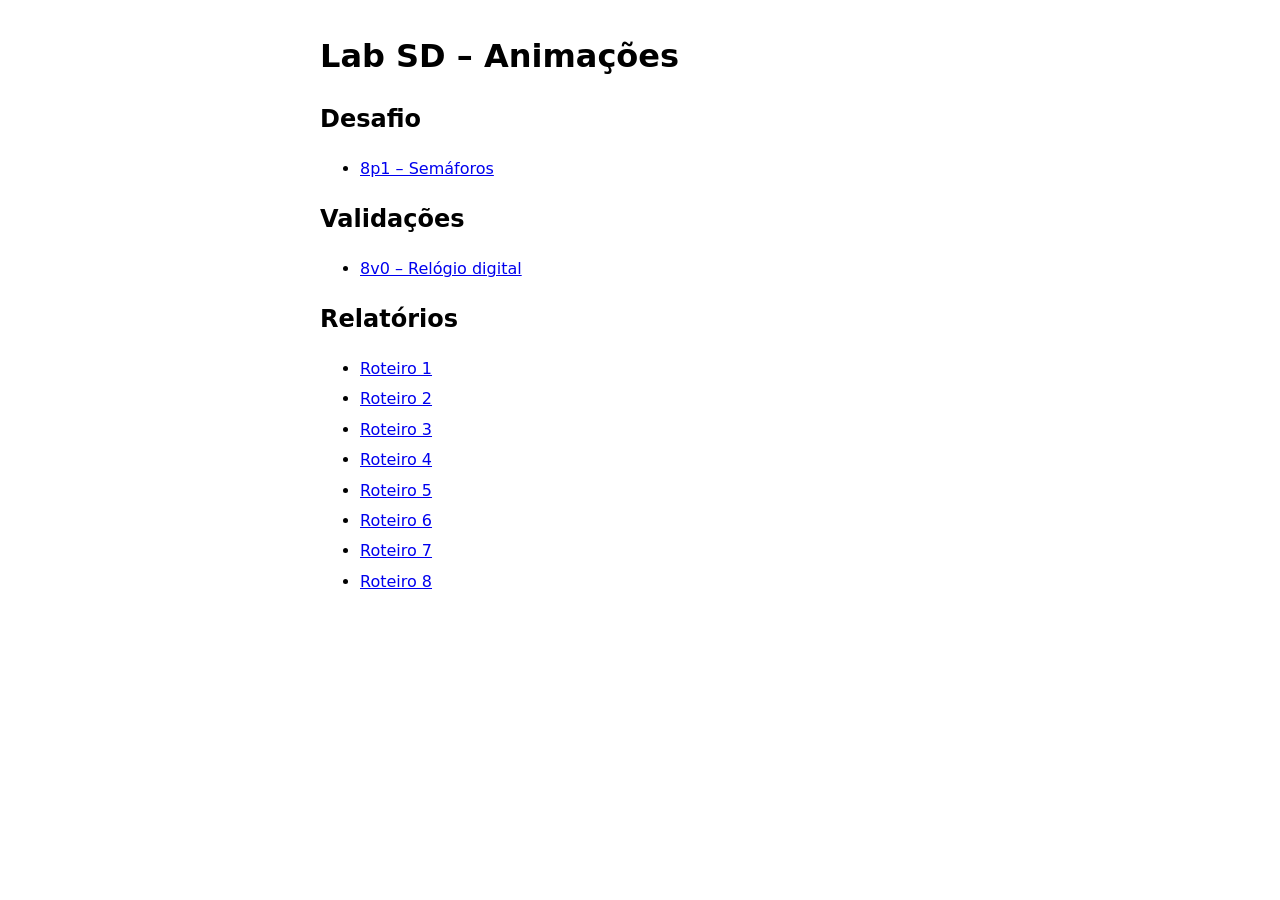
<file: index.html>
<!doctype html>
<html lang="pt-BR">
<head>
<meta charset="utf-8">
<meta name="viewport" content="width=device-width,initial-scale=1">
<title>Lab SD – Animações</title>
<style>
  body{font:16px system-ui,sans-serif;max-width:640px;margin:2rem auto;padding:0 1rem;line-height:1.5}
  li{margin:.4rem 0}
</style>
</head>
<body>
<main id="app"><noscript>Ative o JavaScript para ver o conteúdo.</noscript></main>
<script src="assets/js/site.js"></script>
</body>
</html>
</file>
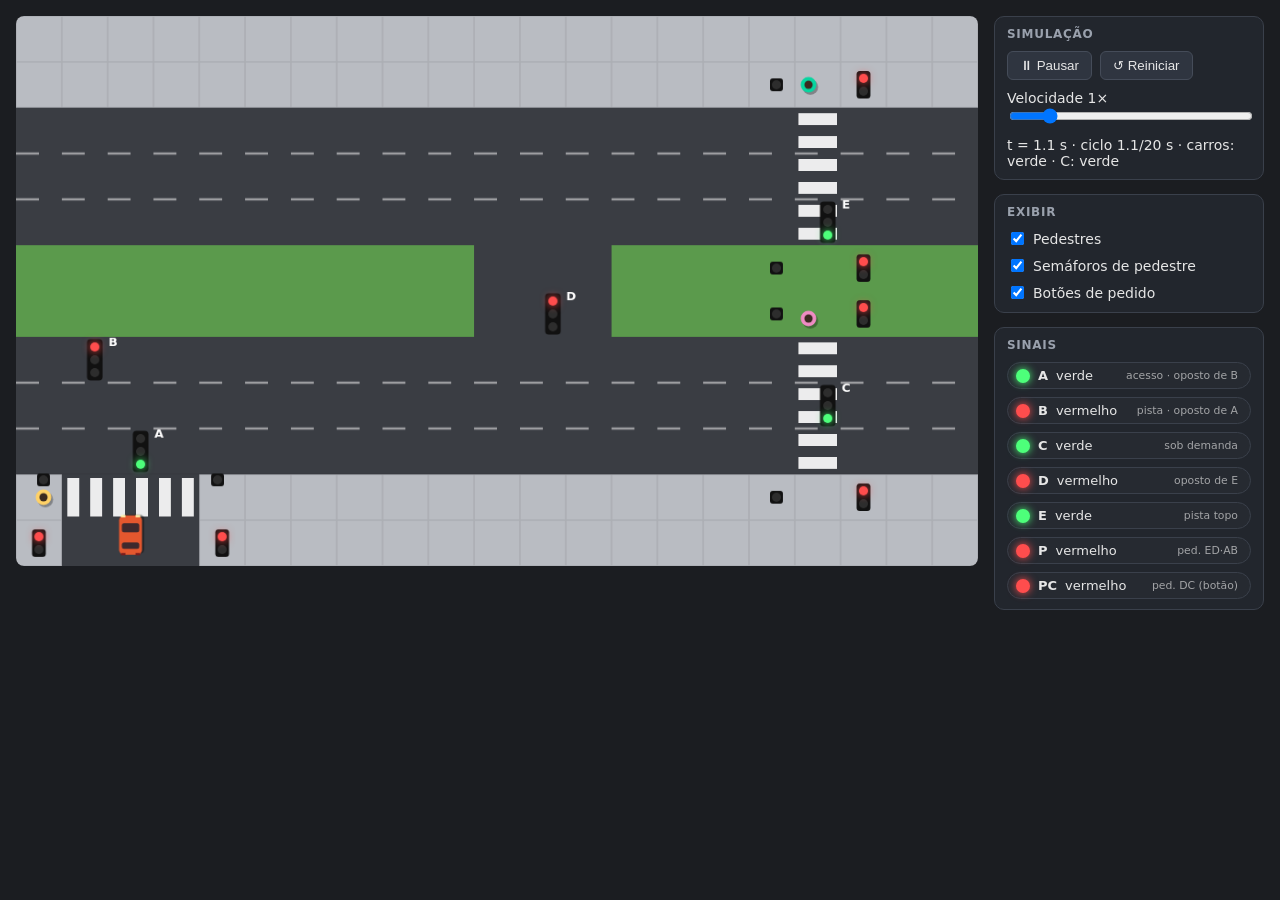
<file: desafio/8p1/index.html>
<!doctype html>
<html lang="pt-BR">
<head>
<meta charset="utf-8">
<meta name="viewport" content="width=device-width,initial-scale=1">
<title>Semáforos – mini animação</title>
<style>
  body{margin:0;padding:16px;background:#1b1d21;color:#e6e6e6;font-family:system-ui,Segoe UI,sans-serif}
  .layout{display:flex;gap:16px;align-items:flex-start;max-width:1500px}
  .sim{flex:0 1 1050px;min-width:0;display:flex;flex-direction:column;gap:10px;align-items:flex-start}
  canvas{width:100%;max-width:1050px;aspect-ratio:21/12;border-radius:8px;background:#000}
  .opts{display:flex;flex-direction:column;gap:8px;font-size:14px}
  .opts label{display:flex;align-items:center;gap:6px;cursor:pointer}
  .lateral{width:270px;flex:none;display:flex;flex-direction:column;gap:14px}
  .painel{background:#22262d;border:1px solid #3a404b;border-radius:10px;padding:10px 12px;display:flex;flex-direction:column;gap:10px}
  .painel h3{margin:0;font-size:12px;letter-spacing:.06em;text-transform:uppercase;color:#9aa1ad;font-weight:600}
  @media (max-width:1000px){ .layout{flex-direction:column} .lateral{width:100%} .flags{flex-direction:row !important;flex-wrap:wrap} }
  .bar{display:flex;flex-direction:column;gap:10px;font-size:14px}
  .bar .linha{display:flex;gap:8px;align-items:center;flex-wrap:wrap}
  .bar input[type=range]{width:100%}
  button{background:#2f3540;color:#e6e6e6;border:1px solid #454c59;border-radius:6px;padding:6px 12px;cursor:pointer}
  button:hover{background:#3a4150}
  #hud{font-variant-numeric:tabular-nums}
  .flags{display:flex;flex-direction:column;gap:8px}
  .flag{display:flex;align-items:center;gap:8px;background:#262a31;border:1px solid #3a404b;border-radius:999px;
        padding:5px 12px 5px 8px;font-size:13px}
  .flag i{width:14px;height:14px;border-radius:50%;background:#555;box-shadow:0 0 0 2px #111 inset}
  .flag b{font-weight:700}
  .flag small{opacity:.65;margin-left:auto}
  .flag.red i{background:#ff4d4d;box-shadow:0 0 8px #ff4d4d}
  .flag.yellow i{background:#ffd24d;box-shadow:0 0 8px #ffd24d}
  .flag.green i{background:#4dff7a;box-shadow:0 0 8px #4dff7a}
  .flag.off i{background:#555;box-shadow:none}
</style>
</head>
<body>
<div class="layout">
  <div class="sim">
    <canvas id="c"></canvas>
  </div>
  <aside class="lateral">
    <section class="painel">
      <h3>Simulação</h3>
      <div class="bar">
        <div class="linha">
          <button id="pp">⏸ Pausar</button>
          <button id="rs">↺ Reiniciar</button>
        </div>
        <label>Velocidade <span id="spv">1×</span>
          <input id="sp" type="range" min="0.5" max="4" step="0.5" value="1"></label>
        <span id="hud"></span>
      </div>
    </section>
    <section class="painel">
      <h3>Exibir</h3>
      <div class="opts">
        <label><input type="checkbox" id="vPed" checked> Pedestres</label>
        <label><input type="checkbox" id="vLuzPed" checked> Semáforos de pedestre</label>
        <label><input type="checkbox" id="vBotao" checked> Botões de pedido</label>
      </div>
    </section>
    <section class="painel">
      <h3>Sinais</h3>
      <div id="flags" class="flags"></div>
    </section>
  </aside>
</div>

<script>
/* =====================================================================
   MAPA — espelho do YAML (coordenadas em células; pos_dim = [x, y, larg, alt])
   rotas: pos/to/via em células (centro = +0.5). parar = onde o carro respeita luz.
   ===================================================================== */
const MAPA = {
  largura: 21, altura: 12,
  trechos: [
    {tipo: 'calcada',     pos_dim: [ 0,  0, 21, 2]},
    {tipo: 'pista_oeste', pos_dim: [ 0,  2, 21, 3]},   // topo  → x=0
    {tipo: 'canteiro',    pos_dim: [ 0,  5, 21, 2]},
    {tipo: 'pista_leste', pos_dim: [ 0,  7, 21, 3]},   // baixo → x=20
    {tipo: 'pista_ret',   pos_dim: [10,  5,  3, 2]},
    {tipo: 'calcada',     pos_dim: [ 0, 10, 21, 2]},
    {tipo: 'pista_aces',  pos_dim: [ 1, 10,  3, 2]},
  ],
  objetos: [
    {tipo: 'semaforo_A', pos_dim: [ 2,  9, 1, 1]},
    {tipo: 'semaforo_B', pos_dim: [ 1,  7, 1, 1]},
    {tipo: 'semaforo_C', pos_dim: [17,  8, 1, 1]},
    {tipo: 'semaforo_D', pos_dim: [11,  6, 1, 1]},
    {tipo: 'semaforo_E', pos_dim: [17,  4, 1, 1]},
    {tipo: 'faixa_AB',   pos_dim: [ 1, 10, 3, 1]},
    {tipo: 'faixa_ED',   pos_dim: [17,  2, 1, 3]},
    {tipo: 'faixa_DC',   pos_dim: [17,  7, 1, 3]},
  ],
  rotas: [
    {tipo: 'carro_1', pos: [21, 3], to: [0, 3], cada: [2.5, 5],
       parar: {pt: [18.1, 3.5], luz: 'E', faixa: 'faixa_ED'}},
    {tipo: 'carro_2', pos: [0, 8], to: [21, 8], cada: [2.5, 5],
       parar: [{pt: [0.95, 8.5], luz: 'B'},                      // B: pista, oposto de A
               {pt: [16.9, 8.5], luz: 'C', faixa: 'faixa_DC'}]},
    {tipo: 'carro_3', pos: [0, 8], to: [0, 3], via: [[11, 8], [11, 3]], cada: [7, 11],
       parar: [{pt: [0.95, 8.5], luz: 'B'},
               {pt: [11.5, 5.7], luz: 'D', ceder: {rota: ['carro_1'], x: [9, 17.9]}}]},
    {tipo: 'carro_4', pos: [2, 12], to: [21, 8], via: [[2, 8]], cada: [9, 15],   // sai do acesso, entra na pista leste
       parar: [{pt: [2.5, 11.2], luz: 'A', faixa: 'faixa_AB', ceder: {rota: ['carro_2', 'carro_3'], x: [0.9, 4.5]}},
               {pt: [16.9, 8.5], luz: 'C', faixa: 'faixa_DC'}]},   // depois de entrar na pista leste também obedece C
    {tipo: 'pedestre_1', pos: [0, 10], to: [4, 10], y: 10.5, faixa: 'faixa_AB'},
    {tipo: 'pedestre_2', pos: [17, 1], to: [17, 5.6], dx: 0.3, faixa: 'faixa_ED'},
    {tipo: 'pedestre_3', pos: [17, 6.6], to: [17, 10], dx: 0.3, faixa: 'faixa_DC', pausa: [8, 16]},   // pausa longa: C só fecha de vez em quando
  ],
};

/* ---------- constantes ---------- */
const S = 50, W = MAPA.largura, H = MAPA.altura;
const CICLO = 20, VMAX = 3.2, ACC = 4, DEC = 7, LEN = 0.86, PV = 1.2;

const canvas = document.getElementById('c'), ctx = canvas.getContext('2d');
let dpr = 1;
function fit(){ dpr = window.devicePixelRatio || 1; canvas.width = W*S*dpr; canvas.height = H*S*dpr; }
fit();

const rects = {};
MAPA.objetos.forEach(o => { const [x,y,w,h] = o.pos_dim; rects[o.tipo] = {x,y,w,h}; });
const inRect = (r, px, py, m = 0) => px >= r.x-m && px <= r.x+r.w+m && py >= r.y-m && py <= r.y+r.h+m;
const rand = ([a,b]) => a + Math.random()*(b-a);

/* ---------- controlador: ciclo de 20 s ----------
   0–8 carros verde | 8–10 amarelo | 10–16 pedestre verde | 16–18 pedestre piscando | 18–20 tudo vermelho */
function luzes(t){
  const c = t % CICLO;
  return {
    carro:   c < 8 ? 'green' : c < 10 ? 'yellow' : 'red',
    ped:     c >= 10 && c < 16 ? 'green' : c >= 16 && c < 18 ? 'flash' : 'red',
    retorno: c >= 10 && c < 18 ? 'green' : 'red',   // D = oposto de E (abre quando E fecha); independe de C
    oposto:  c < 11 ? 'red' : 'green',              // B = oposto de A (verde só quando A está vermelho; 1 s de folga)
  };
}
const LUZ_DE = {A:'carro', B:'oposto', C:'carroC', D:'retorno', E:'carro'};
const PED_DE = {faixa_AB:'ped', faixa_ED:'ped', faixa_DC:'pedC'};

/* ---------- C: assíncrono, só fecha se o pedestre pedir (botão) ----------
   verde (espera pedido, mín. MIN_VERDE s) → amarelo 2 s → vermelho 1 s (limpa) → ped. verde 6 s
   → ped. piscando 2 s → vermelho 1 s → volta a verde. Independe do ciclo de 20 s e de D. */
const MIN_VERDE = 4;
const SEQ_C = {verde:null, amarelo:2, limpa1:1, pedverde:6, piscando:2, limpa2:1};
const PROX_C = {amarelo:'limpa1', limpa1:'pedverde', pedverde:'piscando', piscando:'limpa2', limpa2:'verde'};
let CTL = {fase:'verde', t:0, pedido:false};
function pedirC(){ if (!(CTL.pedido)) CTL.pedido = true; }
function stepC(dt){
  CTL.t += dt;
  if (CTL.fase === 'verde'){
    if (CTL.pedido && CTL.t >= MIN_VERDE){ CTL.fase = 'amarelo'; CTL.t = 0; }
    return;
  }
  if (CTL.t >= SEQ_C[CTL.fase]){
    CTL.fase = PROX_C[CTL.fase]; CTL.t = 0;
    if (CTL.fase === 'pedverde') CTL.pedido = false;   // pedido atendido
  }
}
function estados(){
  return {...luzes(t),
    carroC: CTL.fase === 'verde' ? 'green' : CTL.fase === 'amarelo' ? 'yellow' : 'red',
    pedC:   CTL.fase === 'pedverde' ? 'green' : CTL.fase === 'piscando' ? 'flash' : 'red'};
}
const FASES = c => c < 8 ? 'carros: verde' : c < 10 ? 'carros: amarelo' : c < 16 ? 'pedestres: verde'
                 : c < 18 ? 'pedestres: piscando' : 'tudo vermelho';

/* ---------- rotas -> polilinhas ---------- */
function buildPath(r){
  const pts = [r.pos, ...(r.via || []), r.to].map(([x,y]) => [x+0.5, y+0.5]);
  const ext = (a,b) => { const dx=b[0]-a[0], dy=b[1]-a[1], l=Math.hypot(dx,dy); return [b[0]+dx/l*1.5, b[1]+dy/l*1.5]; };
  pts.unshift(ext(pts[1], pts[0]));
  pts.push(ext(pts[pts.length-2], pts[pts.length-1]));
  const cum = [0];
  for (let i = 1; i < pts.length; i++) cum.push(cum[i-1] + Math.hypot(pts[i][0]-pts[i-1][0], pts[i][1]-pts[i-1][1]));
  return {pts, cum, len: cum[cum.length-1]};
}
function posAt(p, s){
  s = Math.max(0, Math.min(p.len, s));
  let i = 1; while (i < p.pts.length-1 && p.cum[i] < s) i++;
  const a = p.pts[i-1], b = p.pts[i], l = p.cum[i]-p.cum[i-1] || 1, t = (s-p.cum[i-1])/l;
  return {x: a[0]+(b[0]-a[0])*t, y: a[1]+(b[1]-a[1])*t, hx: (b[0]-a[0])/l, hy: (b[1]-a[1])/l};
}
function projectS(p, pt){
  let best = {d: Infinity, s: 0};
  for (let i = 1; i < p.pts.length; i++){
    const a = p.pts[i-1], b = p.pts[i], dx = b[0]-a[0], dy = b[1]-a[1], l2 = dx*dx+dy*dy;
    const t = Math.max(0, Math.min(1, ((pt[0]-a[0])*dx + (pt[1]-a[1])*dy)/l2));
    const d = Math.hypot(a[0]+dx*t-pt[0], a[1]+dy*t-pt[1]);
    if (d < best.d) best = {d, s: p.cum[i-1] + t*Math.sqrt(l2)};
  }
  return best.s;
}

const rotasCarro = MAPA.rotas.filter(r => r.tipo.startsWith('carro')).map(r => {
  const path = buildPath(r);
  const paradas = [].concat(r.parar || []).map(p => ({...p, sLinha: projectS(path, p.pt)}));
  return {...r, id: r.tipo, path, paradas, timer: rand([0, 1.5])};
});
const CORES = ['#e4572e','#f2b134','#3d8bd9','#7fbf5c','#c9c9d1','#9b59b6','#ee6f9a'];

/* ---------- opções de exibição (só desenho; a lógica não muda) ---------- */
const mostrar = {peds:true, luzPed:true, botao:true};
['vPed:peds','vLuzPed:luzPed','vBotao:botao'].forEach(par => {
  const [id, k] = par.split(':');
  document.getElementById(id).onchange = e => { mostrar[k] = e.target.checked; };
});

/* ---------- estado ---------- */
let t, cars, peds;
function reset(){
  t = 0; cars = []; CTL = {fase:'verde', t:0, pedido:false};
  rotasCarro.forEach(r => r.timer = rand([0, 1.5]));
  peds = MAPA.rotas.filter(r => r.tipo.startsWith('pedestre')).map((r, i) => {
    const x0 = r.pos[0] + (r.dx ?? 0.5), y0 = r.y ?? (r.pos[1] + (Number.isInteger(r.pos[1]) ? 0.5 : 0));
    const x1 = r.to[0]  + (r.dx ?? 0.5), y1 = r.y ?? (r.to[1]  + (Number.isInteger(r.to[1])  ? 0.5 : 0));
    return {x: x0, y: y0, alvo: [x1, y1], volta: [x0, y0], faixa: r.faixa, espera: 1 + i*1.3, esperando: false, pausa: r.pausa ?? [1.5, 3.5],
            cor: ['#ffd166','#06d6a0','#ef8cc3'][i % 3]};
  });
}
reset();

/* ---------- simulação ---------- */
function step(dt){
  t += dt;
  stepC(dt);
  const L = estados();

  // gera carros
  for (const r of rotasCarro){
    r.timer -= dt;
    if (r.timer <= 0){
      if (cars.some(c => Math.hypot(c.x - (r.path.pts[0][0]), c.y - r.path.pts[0][1]) < 2.2)) r.timer = 0.3;
      else { cars.push({rota: r, s: 0, v: VMAX*0.8, cor: CORES[Math.random()*CORES.length|0], ang: null, x: r.path.pts[0][0], y: r.path.pts[0][1], hx: 1, hy: 0});
             r.timer = rand(r.cada); }
    }
  }

  // carros
  for (const c of cars){
    const r = c.rota, p = r.path;
    const pos = posAt(p, c.s); c.x = pos.x; c.y = pos.y; c.hx = pos.hx; c.hy = pos.hy;
    const alvoAng = Math.atan2(pos.hy, pos.hx);
    if (c.ang === null) c.ang = alvoAng;
    let da = alvoAng - c.ang; da = Math.atan2(Math.sin(da), Math.cos(da));
    c.ang += da * Math.min(1, dt*12);

    let gap = Infinity;
    const fs = c.s + LEN/2;
    for (const pa of r.paradas){
      const g = pa.sLinha - fs;
      if (g > -0.02){
        const estado = L[LUZ_DE[pa.luz]];
        const pedNaFaixa = pa.faixa && peds.some(q => inRect(rects[pa.faixa], q.x, q.y));
        const ceder = pa.ceder && cars.some(o => pa.ceder.rota.includes(o.rota.id) && o.x >= pa.ceder.x[0] && o.x <= pa.ceder.x[1]);
        // amarelo = vermelho: quem ainda não cruzou a linha para (sem "dilema do amarelo")
        if (estado !== 'green' || pedNaFaixa || ceder) gap = Math.min(gap, g);
      }
    }
    for (const o of cars){
      if (o === c) continue;
      if (r.id === 'carro_1' && o.rota.id === 'carro_3' && Math.abs(o.hy) > 0.5) continue; // topo tem preferência
      if (r.id === 'carro_4' && o.rota.id !== 'carro_4' && Math.abs(c.hy) > 0.5) continue;  // saindo do acesso: quem cede é a zona (ceder)
      const dx = o.x - c.x, dy = o.y - c.y;
      const fwd = dx*c.hx + dy*c.hy;
      if (fwd <= 0) continue;
      if (Math.abs(dx*c.hy - dy*c.hx) < 0.5) gap = Math.min(gap, fwd - LEN - 0.15);
    }
    gap = Math.max(gap, 0);
    const vT = Math.min(VMAX, Math.sqrt(2*DEC*gap));
    c.v += Math.max(-10*dt, Math.min(ACC*dt, vT - c.v));
    c.s += Math.min(c.v*dt, gap);
    c.freando = c.v < vT - 0.2 || c.v < 0.3;
  }
  cars = cars.filter(c => c.s < c.rota.path.len - 0.05);

  // pedestres
  for (const q of peds){
    if (q.espera > 0){ q.espera -= dt; q.esperando = false; continue; }
    const dx = q.alvo[0]-q.x, dy = q.alvo[1]-q.y, dist = Math.hypot(dx, dy);
    if (dist < 1e-6){ [q.alvo, q.volta] = [q.volta, q.alvo]; q.espera = rand(q.pausa); continue; }
    const passo = Math.min(PV*dt, dist), nx = q.x + dx/dist*passo, ny = q.y + dy/dist*passo;
    const f = rects[q.faixa];
    if (f && !inRect(f, q.x, q.y) && inRect(f, nx, ny)){
      if (L[PED_DE[q.faixa]] !== 'green'){
        q.esperando = true;                     // aperta o botão ao chegar na faixa
        if (q.faixa === 'faixa_DC') pedirC();   // (só a DC altera o semáforo C)
        continue;                               // espera o verde
      }
      if (cars.some(c => inRect(f, c.x, c.y, 0.45))) continue;   // espera carro liberar a faixa
    }
    q.esperando = false;
    q.x = nx; q.y = ny;
    if (passo >= dist - 1e-6){ [q.alvo, q.volta] = [q.volta, q.alvo]; q.espera = rand(q.pausa); }
  }
}

/* ---------- desenho ---------- */
const COR = {calcada:'#b9bcc2', pista_oeste:'#3a3d43', pista_leste:'#3a3d43', canteiro:'#5b9a4c', pista_ret:'#3a3d43', pista_aces:'#3a3d43'};
function rr(x,y,w,h,r){ ctx.beginPath(); ctx.roundRect(x,y,w,h,r); }

function drawTrecho(tr){
  const [x,y,w,h] = tr.pos_dim;
  ctx.fillStyle = COR[tr.tipo]; ctx.fillRect(x,y,w,h);
  if (tr.tipo === 'calcada'){
    ctx.strokeStyle = 'rgba(0,0,0,.08)'; ctx.lineWidth = 0.03; ctx.setLineDash([]);
    ctx.beginPath(); for (let i=0;i<=w;i++){ctx.moveTo(x+i,y);ctx.lineTo(x+i,y+h);} for (let j=0;j<=h;j++){ctx.moveTo(x,y+j);ctx.lineTo(x+w,y+j);} ctx.stroke();
  }
  if (tr.tipo === 'pista_oeste' || tr.tipo === 'pista_leste'){
    ctx.strokeStyle = 'rgba(255,255,255,.5)'; ctx.lineWidth = 0.05; ctx.setLineDash([0.5,0.5]);
    ctx.beginPath(); for (let j=1;j<h;j++){ctx.moveTo(x,y+j);ctx.lineTo(x+w,y+j);} ctx.stroke(); ctx.setLineDash([]);
  }
}
function drawFaixa(o){
  const [x,y,w,h] = o.pos_dim;
  ctx.fillStyle = 'rgba(255,255,255,.9)';
  if (w > h) for (let i = 0.12; i < w; i += 0.5) ctx.fillRect(x+i, y+0.08, 0.26, h-0.16);
  else       for (let j = 0.12; j < h; j += 0.5) ctx.fillRect(x+0.08, y+j, w-0.16, 0.26);
}
function lamp(cx, cy, on, cor){
  ctx.beginPath(); ctx.arc(cx, cy, 0.1, 0, 7);
  ctx.fillStyle = on ? cor : 'rgba(255,255,255,.12)';
  if (on){ ctx.shadowColor = cor; ctx.shadowBlur = 10; }
  ctx.fill(); ctx.shadowBlur = 0;
}
function luz3(cx, cy, estado, letra){
  ctx.fillStyle = '#111'; rr(cx-0.17, cy-0.45, 0.34, 0.9, 0.08); ctx.fill();
  lamp(cx, cy-0.28, estado==='red',    '#ff4d4d');
  lamp(cx, cy,      estado==='yellow', '#ffd24d');
  lamp(cx, cy+0.28, estado==='green',  '#4dff7a');
  ctx.fillStyle = '#fff'; ctx.font = 'bold 0.26px system-ui'; ctx.textAlign = 'center';
  ctx.fillText(letra, cx+0.4, cy-0.3);
}
function luzPed(cx, cy, estado){
  const piscaOn = Math.floor(t*2) % 2 === 0;
  const verde = estado === 'green' || (estado === 'flash' && piscaOn);
  ctx.fillStyle = '#111'; rr(cx-0.15, cy-0.3, 0.3, 0.6, 0.07); ctx.fill();
  lamp(cx, cy-0.14, estado === 'red', '#ff4d4d');
  lamp(cx, cy+0.14, verde, '#4dff7a');
}
function botao(cx, cy, aceso){
  ctx.fillStyle = '#111'; rr(cx-0.14, cy-0.14, 0.28, 0.28, 0.06); ctx.fill();
  lamp(cx, cy, aceso, '#ff9a2e');
}
// botão de pedido aceso = há pedestre esperando nessa faixa (DC: é o pedido que fecha o C)
const pedidoNa = f => f === 'faixa_DC' ? CTL.pedido : peds.some(q => q.faixa === f && q.esperando);
function drawCar(c){
  ctx.save(); ctx.translate(c.x, c.y); ctx.rotate(c.ang);
  ctx.fillStyle = 'rgba(0,0,0,.35)'; rr(-0.41,-0.2,0.86,0.5,0.1); ctx.fill();
  ctx.fillStyle = c.cor; rr(-0.43,-0.25,0.86,0.5,0.11); ctx.fill();
  ctx.fillStyle = 'rgba(20,30,45,.8)'; rr(0.06,-0.19,0.2,0.38,0.05); ctx.fill(); rr(-0.3,-0.19,0.14,0.38,0.05); ctx.fill();
  ctx.fillStyle = '#fff6b0'; ctx.fillRect(0.39,-0.21,0.05,0.1); ctx.fillRect(0.39,0.11,0.05,0.1);
  ctx.fillStyle = c.freando ? '#ff2b2b' : '#7a1c1c'; ctx.fillRect(-0.44,-0.21,0.05,0.1); ctx.fillRect(-0.44,0.11,0.05,0.1);
  ctx.restore();
}
function drawPed(q){
  ctx.fillStyle = 'rgba(0,0,0,.3)'; ctx.beginPath(); ctx.arc(q.x+0.04, q.y+0.05, 0.17, 0, 7); ctx.fill();
  ctx.fillStyle = q.cor; ctx.beginPath(); ctx.arc(q.x, q.y, 0.17, 0, 7); ctx.fill();
  ctx.fillStyle = '#3b2a20'; ctx.beginPath(); ctx.arc(q.x, q.y, 0.09, 0, 7); ctx.fill();
}

/* ---------- flags: um marcador por sinal ---------- */
const NOME_ESTADO = {red:'vermelho', yellow:'amarelo', green:'verde', off:'apagado'};
const SINAIS = [
  {id:'A', desc:'acesso · oposto de B', est: L => L[LUZ_DE.A]},
  {id:'B', desc:'pista · oposto de A',  est: L => L[LUZ_DE.B]},
  {id:'C', desc:'sob demanda',    est: L => L[LUZ_DE.C],
     txt: L => NOME_ESTADO[L[LUZ_DE.C]] + (CTL.pedido ? ' · pedido ✋' : '')},
  {id:'D', desc:'oposto de E',    est: L => L[LUZ_DE.D]},
  {id:'E', desc:'pista topo',     est: L => L[LUZ_DE.E]},
  {id:'P', desc:'ped. ED·AB',     est: L => pedEst(L.ped),  txt: L => L.ped === 'flash' ? 'piscando' : NOME_ESTADO[L.ped]},
  {id:'PC', desc:'ped. DC (botão)', est: L => pedEst(L.pedC), txt: L => L.pedC === 'flash' ? 'piscando' : NOME_ESTADO[L.pedC]},
];
function pedEst(e){ return e === 'flash' ? (Math.floor(t*2)%2 ? 'green' : 'off') : e; }
const flagsEl = document.getElementById('flags');
flagsEl.innerHTML = SINAIS.map(s => `<div class="flag" id="f${s.id}"><i></i><b>${s.id}</b><span></span><small>${s.desc}</small></div>`).join('');
function atualizaFlags(L){
  for (const s of SINAIS){
    const e = s.est(L), el = document.getElementById('f' + s.id);
    el.className = 'flag ' + e;
    el.children[2].textContent = s.txt ? s.txt(L) : NOME_ESTADO[e];
  }
}

function draw(){
  ctx.setTransform(dpr*S, 0, 0, dpr*S, 0, 0);
  ctx.clearRect(0, 0, W, H);
  const L = estados();
  MAPA.trechos.forEach(drawTrecho);
  MAPA.objetos.filter(o => o.tipo.startsWith('faixa')).forEach(drawFaixa);

  // semáforos de pedestre nas pontas das faixas
  for (const o of MAPA.objetos.filter(o => o.tipo.startsWith('faixa'))){
    const [x,y,w,h] = o.pos_dim;
    const e = L[PED_DE[o.tipo]];
    if (mostrar.luzPed){
      if (w > h){ luzPed(x-0.5, y+1.5, e); luzPed(x+w+0.5, y+1.5, e); }
      else      { luzPed(x+w+0.5, y-0.5, e); luzPed(x+w+0.5, y+h+0.5, e); }
    }
    if (mostrar.botao){                       // botões de pedido nas duas pontas de cada faixa
      const a = pedidoNa(o.tipo);
      if (w > h){ botao(x-0.4, y+0.12, a); botao(x+w+0.4, y+0.12, a); }
      else      { botao(x-0.4, y-0.5, a);  botao(x-0.4, y+h+0.5, a); }
    }
  }
  // semáforos de veículo
  for (const o of MAPA.objetos.filter(o => o.tipo.startsWith('semaforo'))){
    const letra = o.tipo.slice(-1);
    luz3(o.pos_dim[0]+0.72, o.pos_dim[1]+0.5, L[LUZ_DE[letra]], letra);
  }
  cars.forEach(drawCar);
  if (mostrar.peds) peds.forEach(drawPed);

  atualizaFlags(L);
  const c = t % CICLO;
  document.getElementById('hud').textContent = `t = ${t.toFixed(1)} s · ciclo ${c.toFixed(1)}/${CICLO} s · ${FASES(c)} · C: ${CTL.fase}`;
}

/* ---------- loop e controles ---------- */
let pausado = false, vel = 1, ultimo = performance.now();
function frame(now){
  const dt = Math.min(0.1, (now - ultimo)/1000); ultimo = now;
  if (!pausado){
    let resto = dt*vel;
    while (resto > 0){ const d = Math.min(0.025, resto); step(d); resto -= d; }
  }
  draw();
  requestAnimationFrame(frame);
}
document.getElementById('pp').onclick = e => { pausado = !pausado; e.target.textContent = pausado ? '▶ Continuar' : '⏸ Pausar'; };
document.getElementById('rs').onclick = reset;
document.getElementById('sp').oninput = e => { vel = +e.target.value; document.getElementById('spv').textContent = vel + '×'; };
requestAnimationFrame(frame);
</script>
</body>
</html>
</file>
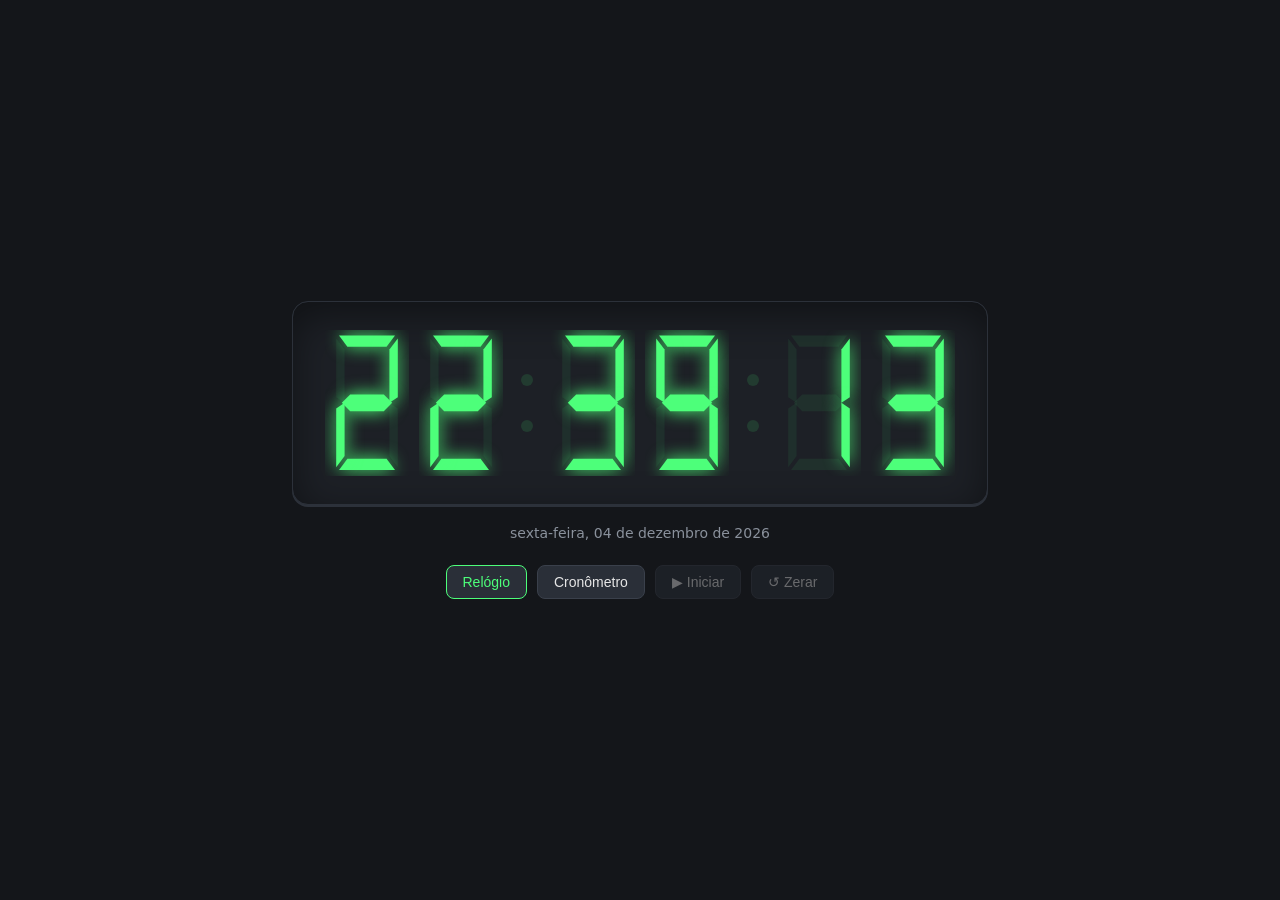
<file: validacoes/8v0/index.html>
<!doctype html>
<html lang="pt-BR">
<head>
<meta charset="utf-8">
<meta name="viewport" content="width=device-width,initial-scale=1">
<title>Relógio digital</title>
<style>
  :root{--bg:#14161a;--panel:#1d2026;--on:#4dff7a;--off:rgba(77,255,122,.07);--txt:#e6e6e6;--mut:#8a919c}
  *{box-sizing:border-box}
  body{margin:0;min-height:100vh;display:flex;flex-direction:column;align-items:center;justify-content:center;gap:20px;
       background:var(--bg);color:var(--txt);font-family:system-ui,Segoe UI,sans-serif;padding:16px}
  .tela{background:var(--panel);border:1px solid #2c313a;border-radius:16px;padding:28px 32px;
        box-shadow:0 12px 40px rgba(0,0,0,.45) inset,0 2px 0 #2c313a}
  .rel{display:flex;align-items:center;gap:clamp(6px,2vw,18px)}
  .dig{display:flex;gap:clamp(4px,1vw,10px)}
  svg.d{width:clamp(34px,9vw,84px);height:auto;display:block}
  svg.d path{fill:var(--off);transition:fill .08s}
  svg.d path.on{fill:var(--on);filter:drop-shadow(0 0 6px var(--on))}
  .sep{display:flex;flex-direction:column;gap:clamp(14px,4vw,34px)}
  .sep i{width:clamp(6px,1.4vw,12px);height:clamp(6px,1.4vw,12px);border-radius:50%;background:var(--on);
         box-shadow:0 0 8px var(--on);transition:opacity .1s}
  .sep.apagado i{opacity:.12;box-shadow:none}
  .info{text-align:center;color:var(--mut);font-size:14px;min-height:20px;font-variant-numeric:tabular-nums}
  .bar{display:flex;gap:10px;flex-wrap:wrap;justify-content:center}
  button{background:#2a2f38;color:var(--txt);border:1px solid #3a404b;border-radius:8px;padding:8px 16px;font-size:14px;cursor:pointer}
  button:hover{background:#343a45}
  button[aria-pressed="true"]{border-color:var(--on);color:var(--on)}
  button:disabled{opacity:.4;cursor:default}
</style>
</head>
<body>

<div class="tela" role="timer" aria-live="off" id="tela">
  <div class="rel" id="rel"></div>
</div>
<div class="info" id="info"></div>
<div class="bar">
  <button id="mRelogio" aria-pressed="true">Relógio</button>
  <button id="mCrono" aria-pressed="false">Cronômetro</button>
  <button id="go" disabled>▶ Iniciar</button>
  <button id="zera" disabled>↺ Zerar</button>
</div>

<script src="../../assets/js/relogio.js"></script>
</body>
</html>
</file>
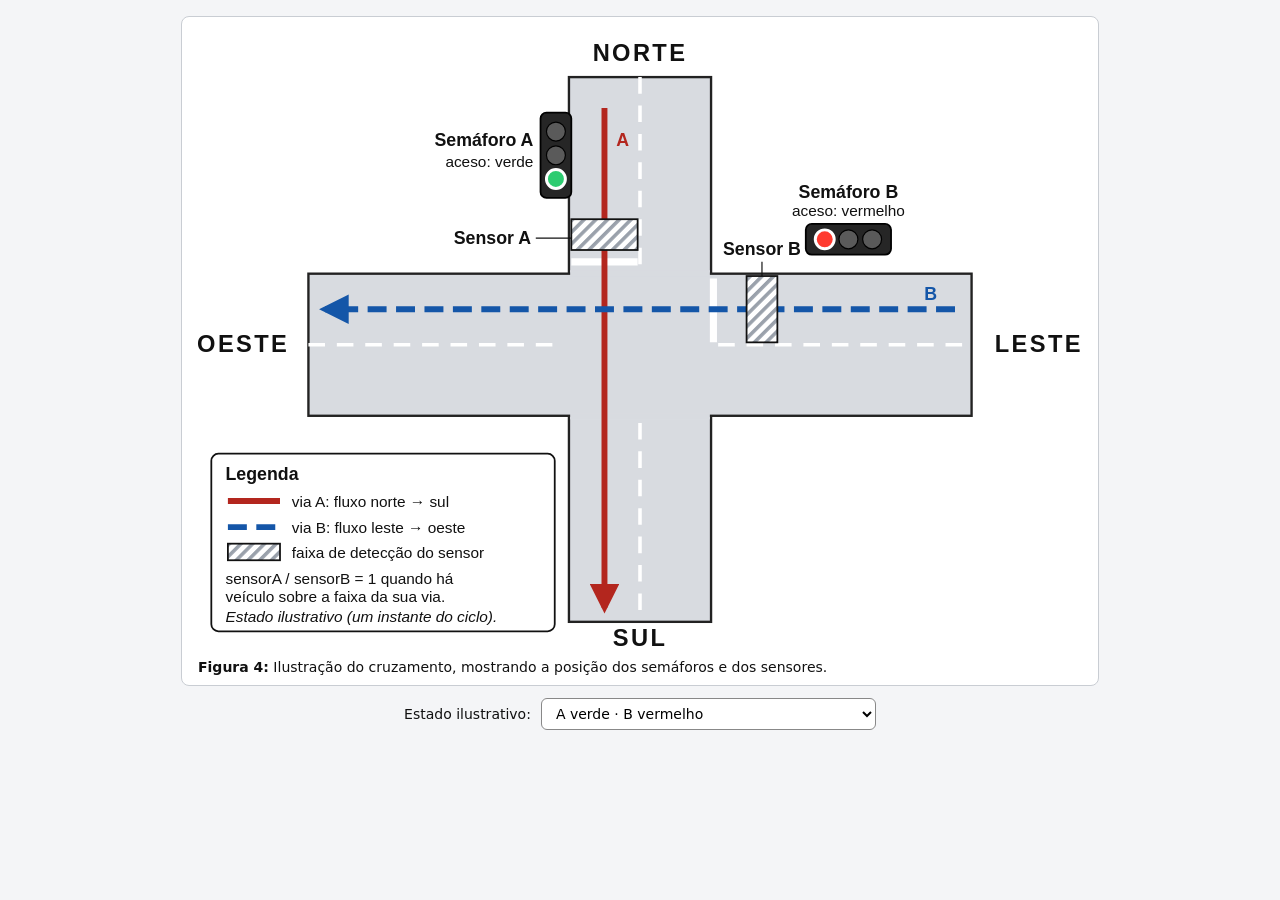
<file: relatorios/simulacao/figura_04_cruzamento.html>
<!doctype html>
<html lang="pt-BR">
<head>
<meta charset="utf-8">
<meta name="viewport" content="width=device-width,initial-scale=1">
<title>Figura 4 – Cruzamento</title>
<!-- GERADO: o SVG abaixo é cópia de figura_04_cruzamento.svg (edite o .svg e regenere). -->
<style>
  body{margin:0;padding:16px;font-family:system-ui,Segoe UI,sans-serif;background:#f4f5f7;color:#111;
       display:flex;flex-direction:column;align-items:center;gap:12px}
  figure{margin:0;background:#fff;border:1px solid #c9cdd3;border-radius:8px;padding:8px;max-width:900px;width:100%}
  figure svg{width:100%;height:auto;display:block}
  figcaption{font-size:14px;padding:6px 8px 2px}
  .bar{display:flex;gap:10px;align-items:center;flex-wrap:wrap;font-size:14px}
  select{font:inherit;padding:6px 10px;border:1px solid #888;border-radius:6px;background:#fff}
</style>
</head>
<body>
<figure>
<svg xmlns="http://www.w3.org/2000/svg" viewBox="0 0 760 530" role="img" id="cruz"
     aria-labelledby="t4 d4" font-family="Segoe UI, Arial, sans-serif">
  <title id="t4">Cruzamento em vista superior</title>
  <desc id="d4">A via A segue do norte para o sul e a via B segue do leste para o oeste. Cada acesso tem um semáforo e um sensor antes da interseção. Estado ilustrativo: A verde, B vermelho.</desc>
  <style>
    .rua{fill:#d8dbe0;stroke:#222;stroke-width:2}
    .miolo{fill:#d8dbe0}
    .eixo{stroke:#fff;stroke-width:3;stroke-dasharray:14 10}
    .parada{stroke:#fff;stroke-width:6}
    .txt{fill:#111;font-size:15px}
    .tit{fill:#111;font-size:20px;font-weight:700;letter-spacing:2px}
    .peq{fill:#111;font-size:13px}
    .caixa{fill:#262626;stroke:#000;stroke-width:1.5}
    .lamp{fill:#5a5a5a;stroke:#000;stroke-width:1}
    .lamp.on{stroke:#fff;stroke-width:2.5}
    .lamp.on.r{fill:#ff3b30}.lamp.on.y{fill:#ffcc00}.lamp.on.g{fill:#2ecc71}
    .sensor{fill:url(#hach);stroke:#111;stroke-width:1.5}
    .guia{stroke:#111;stroke-width:1;fill:none}
    .la{stroke:#b3261e;stroke-width:5;fill:none}
    .lb{stroke:#1456a8;stroke-width:5;fill:none;stroke-dasharray:16 8}
    .fa{stroke:#b3261e;stroke-width:5;fill:none;marker-end:url(#pa)}
    .fb{stroke:#1456a8;stroke-width:5;fill:none;stroke-dasharray:16 8;marker-end:url(#pb)}
  </style>
  <defs>
    <marker id="pa" viewBox="0 0 10 10" refX="8" refY="5" markerWidth="5" markerHeight="5" orient="auto"><path d="M0 0L10 5L0 10z" fill="#b3261e"/></marker>
    <marker id="pb" viewBox="0 0 10 10" refX="8" refY="5" markerWidth="5" markerHeight="5" orient="auto"><path d="M0 0L10 5L0 10z" fill="#1456a8"/></marker>
    <pattern id="hach" width="7" height="7" patternUnits="userSpaceOnUse" patternTransform="rotate(45)">
      <rect width="7" height="7" fill="#fff"/><rect width="3" height="7" fill="#9aa1ab"/>
    </pattern>
  </defs>
  <rect width="760" height="530" fill="#fff"/>

  <!-- ruas -->
  <rect class="rua" x="320" y="44" width="120" height="460"/>
  <rect class="rua" x="100" y="210" width="560" height="120"/>
  <rect class="miolo" x="321" y="207" width="118" height="126"/>
  <rect class="miolo" x="317" y="212" width="126" height="116"/>
  <path class="eixo" d="M380 44V204M380 336V504M100 270H314M446 270H660"/>
  <path class="parada" d="M322 200H378M442 214V268"/>

  <!-- rótulos dos pontos cardeais -->
  <text class="tit" x="380" y="30" text-anchor="middle">NORTE</text>
  <text class="tit" x="380" y="524" text-anchor="middle">SUL</text>
  <text class="tit" x="6" y="276" text-anchor="start">OESTE</text>
  <text class="tit" x="754" y="276" text-anchor="end">LESTE</text>

  <!-- fluxos -->
  <path class="fa" d="M350 70V492"/>
  <path class="fb" d="M646 240H114"/>
  <text class="txt" x="360" y="102" font-weight="700" style="fill:#b3261e">A</text>
  <text class="txt" x="620" y="232" font-weight="700" style="fill:#1456a8">B</text>

  <!-- sensor A + semáforo A (acesso norte; mão direita = lado oeste) -->
  <rect class="sensor" x="322" y="164" width="56" height="26"/>
  <path class="guia" d="M292 180H322"/>
  <text class="txt" x="288" y="185" text-anchor="end" font-weight="700">Sensor A</text>

  <rect class="caixa" x="296" y="74" width="26" height="72" rx="5"/>
  <circle id="A-r" class="lamp r" cx="309" cy="90"  r="8"/>
  <circle id="A-y" class="lamp y" cx="309" cy="110" r="8"/>
  <circle id="A-g" class="lamp g on" cx="309" cy="130" r="8"/>
  <text class="txt" x="290" y="102" text-anchor="end" font-weight="700">Semáforo A</text>
  <text class="peq" x="290" y="120" text-anchor="end" id="A-estado">aceso: verde</text>

  <!-- sensor B + semáforo B (acesso leste; mão direita = lado norte) -->
  <rect class="sensor" x="470" y="212" width="26" height="56"/>
  <path class="guia" d="M483 212V200"/>
  <text class="txt" x="483" y="194" text-anchor="middle" font-weight="700">Sensor B</text>

  <rect class="caixa" x="520" y="168" width="72" height="26" rx="5"/>
  <circle id="B-r" class="lamp r on" cx="536" cy="181" r="8"/>
  <circle id="B-y" class="lamp y" cx="556" cy="181" r="8"/>
  <circle id="B-g" class="lamp g" cx="576" cy="181" r="8"/>
  <text class="txt" x="556" y="146" text-anchor="middle" font-weight="700">Semáforo B</text>
  <text class="peq" x="556" y="161" text-anchor="middle" id="B-estado">aceso: vermelho</text>

  <!-- legenda -->
  <g transform="translate(18,362)">
    <rect x="0" y="0" width="290" height="150" fill="#fff" stroke="#111" stroke-width="1.5" rx="6"/>
    <text class="txt" x="12" y="22" font-weight="700">Legenda</text>
    <path class="la" d="M14 40H58"/><text class="peq" x="68" y="45">via A: fluxo norte → sul</text>
    <path class="lb" d="M14 62H58"/><text class="peq" x="68" y="67">via B: fluxo leste → oeste</text>
    <rect class="sensor" x="14" y="76" width="44" height="14"/>
    <text class="peq" x="68" y="88">faixa de detecção do sensor</text>
    <text class="peq" x="12" y="110">sensorA / sensorB = 1 quando há</text>
    <text class="peq" x="12" y="125">veículo sobre a faixa da sua via.</text>
    <text class="peq" x="12" y="142" font-style="italic">Estado ilustrativo (um instante do ciclo).</text>
  </g>
</svg>

<figcaption><strong>Figura 4:</strong> Ilustração do cruzamento, mostrando a posição dos semáforos e dos sensores.</figcaption>
</figure>

<div class="bar">
  <label for="est">Estado ilustrativo:</label>
  <select id="est">
    <option value="vv">A verde · B vermelho</option>
    <option value="av">A amarelo · B vermelho</option>
    <option value="rr">A vermelho · B vermelho</option>
    <option value="rv">A vermelho · B verde</option>
    <option value="ra">A vermelho · B amarelo</option>
    <option value="pisca">Sistema desligado (amarelo intermitente)</option>
  </select>
</div>

<script>
/* cada estado: [A, B] com r|y|g|-  ('-' = tudo apagado) */
const ESTADOS = { vv:['g','r'], av:['y','r'], rr:['r','r'], rv:['r','g'], ra:['r','y'] };
const NOME = { r:'vermelho', y:'amarelo', g:'verde' };
const luz = (s, c) => document.getElementById(s + '-' + c);
let pisca = null;

function aplica(a, b){
  [['A', a], ['B', b]].forEach(([s, c]) => {
    ['r','y','g'].forEach(k => luz(s, k).classList.toggle('on', k === c));
    document.getElementById(s + '-estado').textContent = c === '-' ? 'apagado' : 'aceso: ' + NOME[c];
  });
}
document.getElementById('est').addEventListener('change', e => {
  clearInterval(pisca); pisca = null;
  if (e.target.value === 'pisca'){
    let on = true; aplica('y', 'y');
    pisca = setInterval(() => { on = !on; on ? aplica('y','y') : aplica('-','-'); }, 1000);   /* 1 s, como no enunciado */
  } else {
    const [a, b] = ESTADOS[e.target.value]; aplica(a, b);
  }
});
</script>
</body>
</html>
</file>
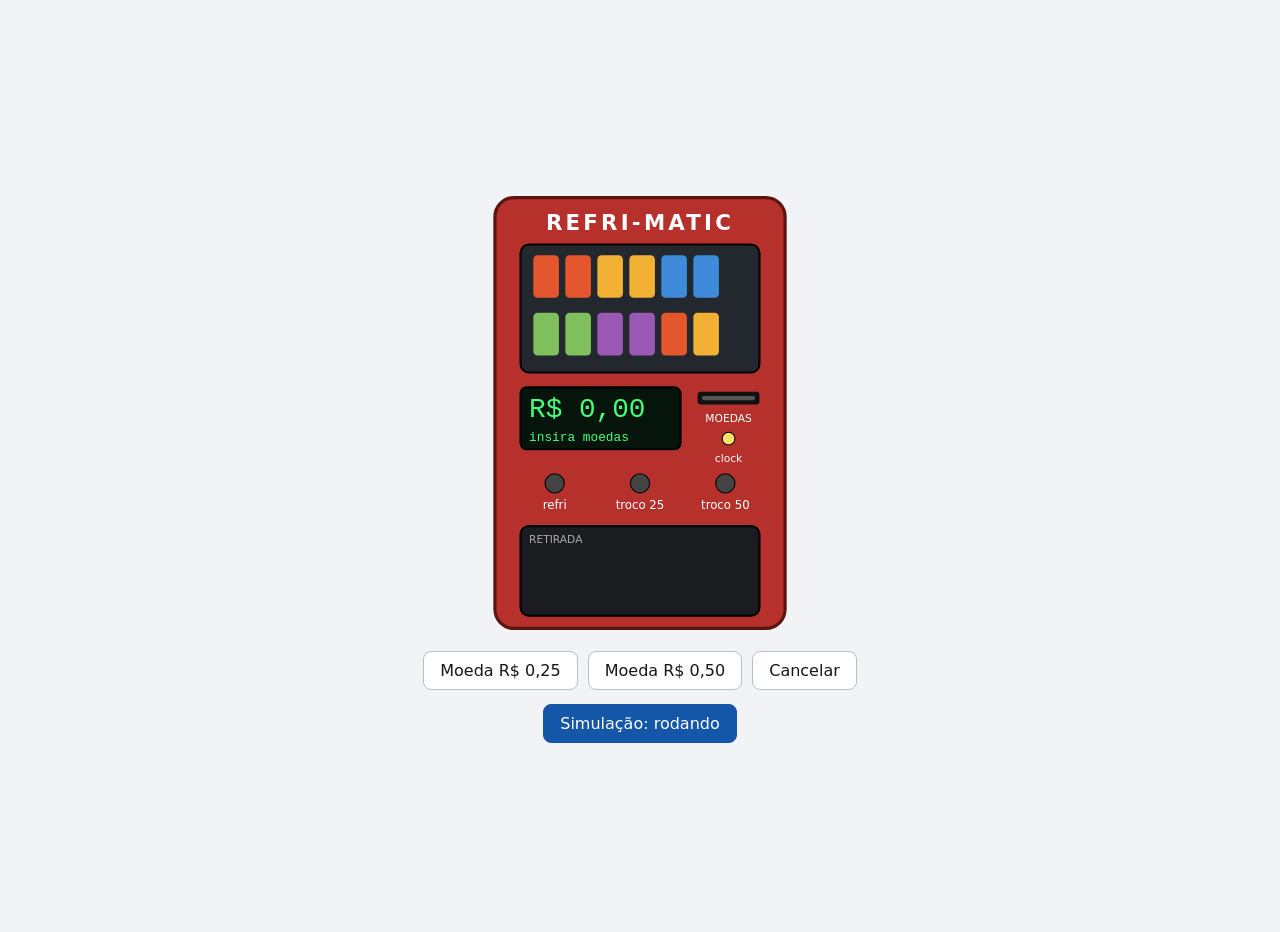
<file: relatorios/simulacao/r7_maquina_simples.html>
<!doctype html>
<html lang="pt-BR">
<head>
<meta charset="utf-8">
<meta name="viewport" content="width=device-width,initial-scale=1">
<title>Máquina de refrigerante</title>
<style>
  :root{--bg:#f2f3f6;--txt:#14161a;--chip:#fff;--line:#b9bfc9;--acc:#1456a8}
  @media (prefers-color-scheme: dark){:root{--bg:#14161a;--txt:#e8e9ec;--chip:#2a2f38;--line:#454c59;--acc:#6aa8ff}}
  body{margin:0;min-height:100vh;display:flex;flex-direction:column;align-items:center;justify-content:center;gap:14px;
       background:var(--bg);color:var(--txt);font-family:system-ui,Segoe UI,sans-serif;padding:16px}
  svg{width:min(320px,90vw);height:auto}
  .bar{display:flex;gap:10px;flex-wrap:wrap;justify-content:center}
  button{font:inherit;color:var(--txt);background:var(--chip);border:1px solid var(--line);border-radius:8px;padding:9px 16px;cursor:pointer}
  button:hover{border-color:var(--acc)}
  button.sel{background:var(--acc);color:#fff;border-color:var(--acc)}
  .lata{opacity:0} .lata.show{opacity:1;animation:queda .7s cubic-bezier(.3,.1,.5,1)}
  @keyframes queda{from{transform:translateY(-60px)}to{transform:translateY(0)}}
  .moeda{opacity:0} .moeda.show{opacity:1;animation:sobe .5s ease-out}
  @keyframes sobe{from{transform:translateY(-14px);opacity:0}to{transform:translateY(0);opacity:1}}
</style>
</head>
<body>

<svg viewBox="0 0 300 420" role="img" aria-label="Máquina de refrigerante">
  <rect x="14" y="8" width="272" height="404" rx="18" fill="#b7312c" stroke="#5c1411" stroke-width="3"/>
  <text x="150" y="38" text-anchor="middle" font-size="20" font-weight="800" fill="#fff" letter-spacing="3">REFRI-MATIC</text>

  <rect x="38" y="52" width="224" height="120" rx="8" fill="#23272e" stroke="#000" stroke-width="2"/>
  <g>
    <rect x="50" y="62" width="24" height="40" rx="4" fill="#e4572e"/><rect x="80" y="62" width="24" height="40" rx="4" fill="#e4572e"/>
    <rect x="110" y="62" width="24" height="40" rx="4" fill="#f2b134"/><rect x="140" y="62" width="24" height="40" rx="4" fill="#f2b134"/>
    <rect x="170" y="62" width="24" height="40" rx="4" fill="#3d8bd9"/><rect x="200" y="62" width="24" height="40" rx="4" fill="#3d8bd9"/>
    <rect x="50" y="116" width="24" height="40" rx="4" fill="#7fbf5c"/><rect x="80" y="116" width="24" height="40" rx="4" fill="#7fbf5c"/>
    <rect x="110" y="116" width="24" height="40" rx="4" fill="#9b59b6"/><rect x="140" y="116" width="24" height="40" rx="4" fill="#9b59b6"/>
    <rect x="170" y="116" width="24" height="40" rx="4" fill="#e4572e"/><rect x="200" y="116" width="24" height="40" rx="4" fill="#f2b134"/>
  </g>

  <rect x="38" y="186" width="150" height="58" rx="6" fill="#06150b" stroke="#000" stroke-width="2"/>
  <text id="disp"  x="46" y="214" font-size="26" font-family="ui-monospace,Consolas,monospace" fill="#43ff7a">R$ 0,00</text>
  <text id="disp2" x="46" y="236" font-size="12" font-family="ui-monospace,Consolas,monospace" fill="#43ff7a">insira moedas</text>

  <rect x="204" y="190" width="58" height="12" rx="3" fill="#111"/>
  <rect x="208" y="194" width="50" height="4" rx="2" fill="#555"/>
  <text x="233" y="218" text-anchor="middle" font-size="10" fill="#fff">MOEDAS</text>
  <circle id="ledClk" cx="233" cy="234" r="6" fill="#444" stroke="#000"/>
  <text x="233" y="256" text-anchor="middle" font-size="10" fill="#fff">clock</text>

  <g font-size="11" fill="#fff" text-anchor="middle">
    <circle id="mS"  cx="70"  cy="276" r="9" fill="#444" stroke="#000"/><text x="70"  y="300">refri</text>
    <circle id="m25" cx="150" cy="276" r="9" fill="#444" stroke="#000"/><text x="150" y="300">troco 25</text>
    <circle id="m50" cx="230" cy="276" r="9" fill="#444" stroke="#000"/><text x="230" y="300">troco 50</text>
  </g>

  <rect x="38" y="316" width="224" height="84" rx="8" fill="#1a1c20" stroke="#000" stroke-width="2"/>
  <text x="46" y="332" font-size="10" fill="#aaa">RETIRADA</text>
  <g id="lata" class="lata">
    <rect x="62" y="342" width="34" height="50" rx="6" fill="#e4572e" stroke="#fff" stroke-width="1.5"/>
    <rect x="62" y="356" width="34" height="14" fill="#fff"/>
    <text x="79" y="367" text-anchor="middle" font-size="9" font-weight="700" fill="#b7312c">COLA</text>
  </g>
  <g id="c25" class="moeda"><circle cx="150" cy="370" r="15" fill="#c0c5cc" stroke="#555" stroke-width="2"/><text x="150" y="375" text-anchor="middle" font-size="13" font-weight="700" fill="#222">25</text></g>
  <g id="c50" class="moeda"><circle cx="205" cy="370" r="19" fill="#e2b93b" stroke="#7a5d0c" stroke-width="2"/><text x="205" y="376" text-anchor="middle" font-size="15" font-weight="700" fill="#2a1d00">50</text></g>
</svg>

<div class="bar">
  <button id="b25">Moeda R$ 0,25</button>
  <button id="b50">Moeda R$ 0,50</button>
  <button id="bC">Cancelar</button>
</div>
<div class="bar">
  <button id="bSim" class="sel">Simulação: rodando</button>
</div>

<script>
/* Moore: [próximo estado para A = 00, 01, 10, 11], saídas [refri, troco25, troco50] */
const E = {
  S0:  {p:['S0','S25','S50','S0'],     s:[0,0,0], d:['R$ 0,00','insira moedas']},
  S25: {p:['S25','S50','S75','R25'],   s:[0,0,0], d:['R$ 0,25','insira moedas']},
  S50: {p:['S50','S75','SODA','R50'],  s:[0,0,0], d:['R$ 0,50','insira moedas']},
  S75: {p:['S75','SODA','SODA25','R75'], s:[0,0,0], d:['R$ 0,75','insira moedas']},
  SODA:  {s:[1,0,0], d:['R$ 1,00','refri liberado!']},
  SODA25:{s:[1,1,0], d:['R$ 1,25','refri + troco 0,25']},
  R25: {s:[0,1,0], d:['CANCELADO','devolve R$ 0,25']},
  R50: {s:[0,0,1], d:['CANCELADO','devolve R$ 0,50']},
  R75: {s:[0,1,1], d:['CANCELADO','devolve 0,50+0,25']},
};
['SODA','SODA25','R25','R50','R75'].forEach(k => E[k].p = E.S0.p);   // depois de uma saída: como S0

const $ = id => document.getElementById(id);
const reinicia = (e, c) => { e.classList.remove(c); void e.getBoundingClientRect(); e.classList.add(c); };
let estado = 'S0', A = 0, rodando = true, timer = null;

function mostra(){
  const [refri, t25, t50] = E[estado].s;
  [['mS', refri], ['m25', t25], ['m50', t50]].forEach(([id, v]) => $(id).setAttribute('fill', v ? '#43ff7a' : '#444'));
  $('disp').textContent = E[estado].d[0];
  $('disp').setAttribute('font-size', E[estado].d[0].length > 8 ? 20 : 26);
  $('disp2').textContent = E[estado].d[1];
  [['lata', refri], ['c25', t25], ['c50', t50]].forEach(([id, v]) => {
    const g = $(id), c = id === 'lata' ? 'lata' : 'moeda';
    g.classList.toggle('show', !!v); if (v) reinicia(g, 'show');
  });
}

function clock(){
  estado = E[estado].p[A];          // lê A na borda de subida
  A = 0;
  document.querySelectorAll('.bar button.sel[data-a]').forEach(b => b.classList.remove('sel'));
  $('ledClk').setAttribute('fill', '#ffe066'); setTimeout(() => $('ledClk').setAttribute('fill', '#444'), 180);
  mostra();
}

function entrada(v, btn){
  A = v;
  ['b25','b50','bC'].forEach(id => $(id).classList.remove('sel'));
  btn.classList.add('sel');
}
$('b25').dataset.a = 1; $('b50').dataset.a = 2; $('bC').dataset.a = 3;
$('b25').onclick = e => entrada(1, e.currentTarget);
$('b50').onclick = e => entrada(2, e.currentTarget);
$('bC').onclick  = e => entrada(3, e.currentTarget);

function liga(){ timer = setInterval(clock, 1000); }
$('bSim').onclick = e => {
  rodando = !rodando;
  if (rodando) liga(); else { clearInterval(timer); timer = null; }
  e.currentTarget.textContent = rodando ? 'Simulação: rodando' : 'Simulação: parada';
  e.currentTarget.classList.toggle('sel', rodando);
};

mostra(); liga();
</script>
</body>
</html>
</file>
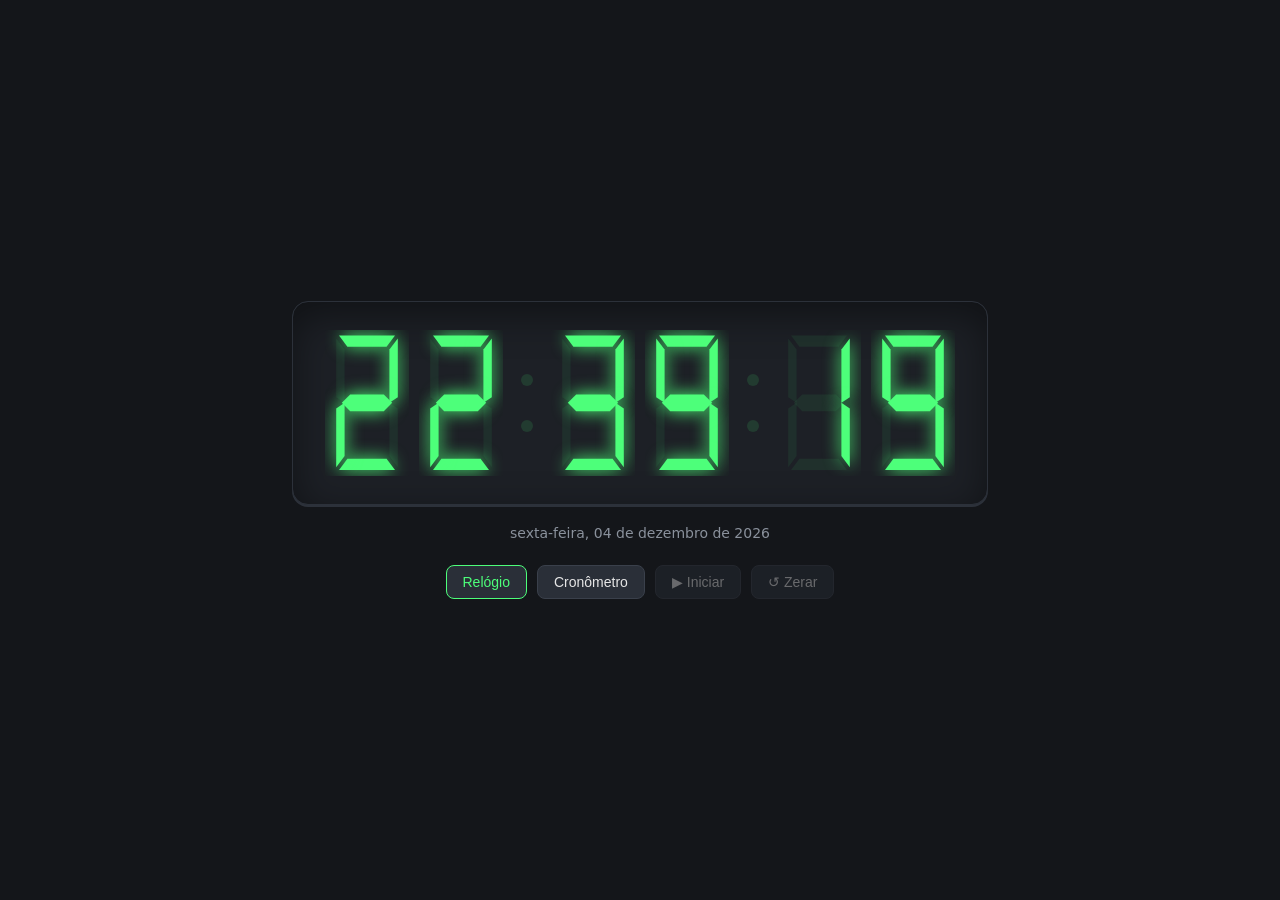
<file: validacoes/8v0/relogio.html>
<!doctype html>
<html lang="pt-BR">
<head>
<meta charset="utf-8">
<meta name="viewport" content="width=device-width,initial-scale=1">
<title>Relógio digital</title>
<style>
  :root{--bg:#14161a;--panel:#1d2026;--on:#4dff7a;--off:rgba(77,255,122,.07);--txt:#e6e6e6;--mut:#8a919c}
  *{box-sizing:border-box}
  body{margin:0;min-height:100vh;display:flex;flex-direction:column;align-items:center;justify-content:center;gap:20px;
       background:var(--bg);color:var(--txt);font-family:system-ui,Segoe UI,sans-serif;padding:16px}
  .tela{background:var(--panel);border:1px solid #2c313a;border-radius:16px;padding:28px 32px;
        box-shadow:0 12px 40px rgba(0,0,0,.45) inset,0 2px 0 #2c313a}
  .rel{display:flex;align-items:center;gap:clamp(6px,2vw,18px)}
  .dig{display:flex;gap:clamp(4px,1vw,10px)}
  svg.d{width:clamp(34px,9vw,84px);height:auto;display:block}
  svg.d path{fill:var(--off);transition:fill .08s}
  svg.d path.on{fill:var(--on);filter:drop-shadow(0 0 6px var(--on))}
  .sep{display:flex;flex-direction:column;gap:clamp(14px,4vw,34px)}
  .sep i{width:clamp(6px,1.4vw,12px);height:clamp(6px,1.4vw,12px);border-radius:50%;background:var(--on);
         box-shadow:0 0 8px var(--on);transition:opacity .1s}
  .sep.apagado i{opacity:.12;box-shadow:none}
  .info{text-align:center;color:var(--mut);font-size:14px;min-height:20px;font-variant-numeric:tabular-nums}
  .bar{display:flex;gap:10px;flex-wrap:wrap;justify-content:center}
  button{background:#2a2f38;color:var(--txt);border:1px solid #3a404b;border-radius:8px;padding:8px 16px;font-size:14px;cursor:pointer}
  button:hover{background:#343a45}
  button[aria-pressed="true"]{border-color:var(--on);color:var(--on)}
  button:disabled{opacity:.4;cursor:default}
</style>
</head>
<body>

<div class="tela" role="timer" aria-live="off" id="tela">
  <div class="rel" id="rel"></div>
</div>
<div class="info" id="info"></div>
<div class="bar">
  <button id="mRelogio" aria-pressed="true">Relógio</button>
  <button id="mCrono" aria-pressed="false">Cronômetro</button>
  <button id="go" disabled>▶ Iniciar</button>
  <button id="zera" disabled>↺ Zerar</button>
</div>

<script>
/* ---------- display de 7 segmentos (SVG) ----------
   segmentos: a=topo  b=sup.dir  c=inf.dir  d=base  e=inf.esq  f=sup.esq  g=meio */
const SEG = {  // polígonos num quadro 60×104
  a:'M10 4 L50 4 L44 12 L16 12 Z',
  b:'M52 6 L52 48 L46 52 L46 14 Z',
  c:'M52 56 L52 98 L46 90 L46 52 Z',
  d:'M10 100 L50 100 L44 92 L16 92 Z',
  e:'M8 56 L8 98 L14 90 L14 52 Z',
  f:'M8 6 L8 48 L14 52 L14 14 Z',
  g:'M12 52 L18 46 L42 46 L48 52 L42 58 L18 58 Z',
};
const MAPA = {0:'abcdef',1:'bc',2:'abged',3:'abgcd',4:'fgbc',5:'afgcd',6:'afgedc',7:'abc',8:'abcdefg',9:'abcdfg'};

function criaDigito(){
  const NS = 'http://www.w3.org/2000/svg';
  const svg = document.createElementNS(NS, 'svg');
  svg.setAttribute('viewBox', '0 0 60 104'); svg.setAttribute('class', 'd');
  const paths = {};
  for (const k in SEG){ const p = document.createElementNS(NS, 'path'); p.setAttribute('d', SEG[k]); svg.appendChild(p); paths[k] = p; }
  svg.set = n => { const on = MAPA[n]; for (const k in paths) paths[k].classList.toggle('on', on.includes(k)); };
  return svg;
}

// HH : MM : SS  →  6 dígitos e 2 separadores
const rel = document.getElementById('rel');
const digs = [];
const seps = [];
for (let g = 0; g < 3; g++){
  const grupo = document.createElement('div'); grupo.className = 'dig';
  for (let i = 0; i < 2; i++){ const d = criaDigito(); digs.push(d); grupo.appendChild(d); }
  rel.appendChild(grupo);
  if (g < 2){
    const s = document.createElement('div'); s.className = 'sep'; s.innerHTML = '<i></i><i></i>';
    seps.push(s); rel.appendChild(s);
  }
}

function mostra(h, m, s){
  const v = [h, m, s].flatMap(n => [Math.floor(n/10), n % 10]);
  digs.forEach((d, i) => d.set(v[i]));
}

/* ---------- modos ---------- */
let modo = 'relogio', rodando = false, acumulado = 0, inicio = 0;
const $ = id => document.getElementById(id);
const dois = n => String(n).padStart(2, '0');

function tick(){
  let h, m, s, info;
  if (modo === 'relogio'){
    const d = new Date();
    h = d.getHours(); m = d.getMinutes(); s = d.getSeconds();
    info = d.toLocaleDateString('pt-BR', {weekday:'long', day:'2-digit', month:'long', year:'numeric'});
    seps.forEach(x => x.classList.toggle('apagado', d.getMilliseconds() >= 500));   // pisca 1 Hz
  } else {
    const ms = acumulado + (rodando ? performance.now() - inicio : 0);
    const tot = Math.floor(ms / 1000);
    h = Math.floor(tot / 3600) % 100; m = Math.floor(tot / 60) % 60; s = tot % 60;
    info = `${dois(Math.floor(ms % 1000 / 10))} centésimos`;
    seps.forEach(x => x.classList.toggle('apagado', !rodando && ms > 0));
  }
  mostra(h, m, s);
  $('info').textContent = info;
  document.title = `${dois(h)}:${dois(m)}:${dois(s)} · Relógio digital`;
  requestAnimationFrame(tick);
}

function setModo(novo){
  modo = novo;
  $('mRelogio').setAttribute('aria-pressed', novo === 'relogio');
  $('mCrono').setAttribute('aria-pressed', novo === 'crono');
  $('go').disabled = $('zera').disabled = novo === 'relogio';
}
$('mRelogio').onclick = () => setModo('relogio');
$('mCrono').onclick = () => setModo('crono');
$('go').onclick = () => {
  if (rodando){ acumulado += performance.now() - inicio; rodando = false; $('go').textContent = '▶ Continuar'; }
  else { inicio = performance.now(); rodando = true; $('go').textContent = '⏸ Pausar'; }
};
$('zera').onclick = () => { rodando = false; acumulado = 0; $('go').textContent = '▶ Iniciar'; };

requestAnimationFrame(tick);
</script>
</body>
</html>
</file>
